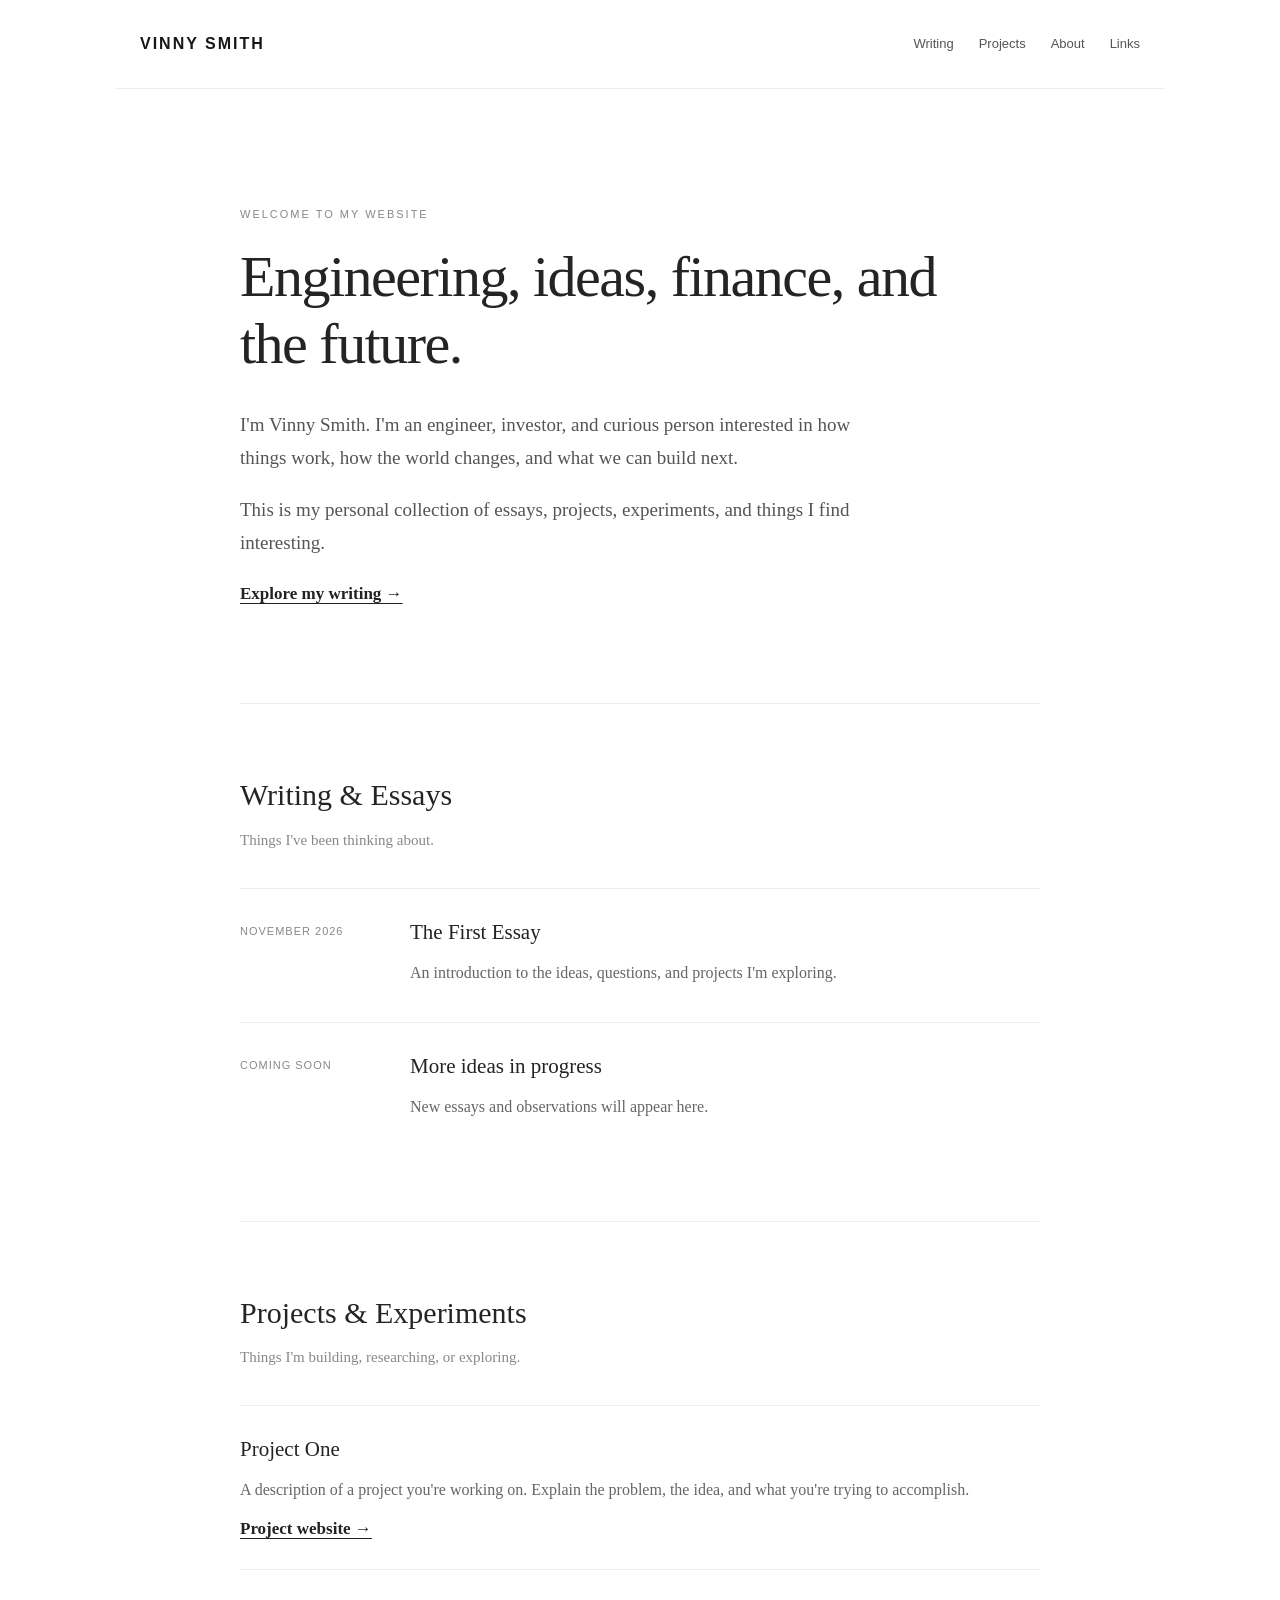
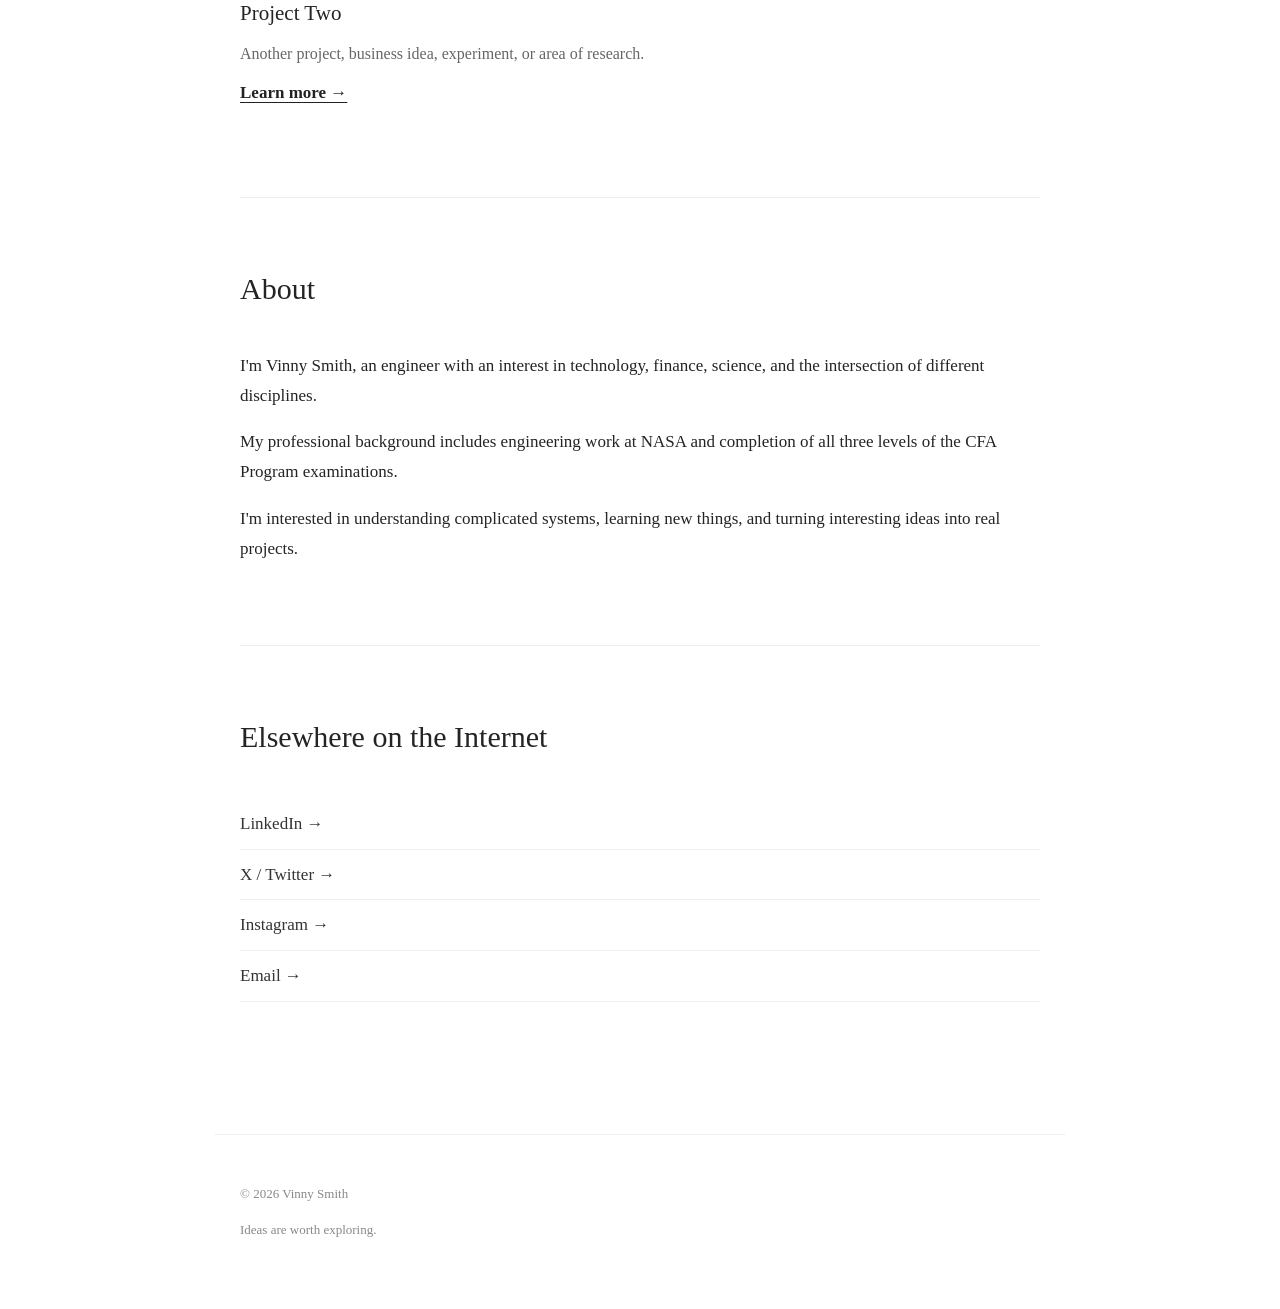
<file: index.html>
<!DOCTYPE html>
<html lang="en">
<head>
  <meta charset="UTF-8">
  <meta name="viewport" content="width=device-width, initial-scale=1.0">
  <meta name="description" content="Vinny Smith — engineering, ideas, finance, projects, and the future.">
  <title>Vinny Smith | Ideas & Projects</title>
  <link rel="stylesheet" href="style.css">
</head>

<body>

<header class="site-header">
  <a class="logo" href="index.html">VINNY SMITH</a>

  <nav>
    <a href="#writing">Writing</a>
    <a href="#projects">Projects</a>
    <a href="#about">About</a>
    <a href="#links">Links</a>
  </nav>
</header>

<main>

  <section class="intro">
    <p class="eyebrow">WELCOME TO MY WEBSITE</p>

    <h1>Engineering, ideas, finance, and the future.</h1>

    <p class="intro-text">
      I'm Vinny Smith. I'm an engineer, investor,
      and curious person interested in how things
      work, how the world changes, and what we
      can build next.
    </p>

    <p class="intro-text">
      This is my personal collection of essays,
      projects, experiments, and things I find
      interesting.
    </p>

    <a class="text-link" href="#writing">
      Explore my writing →
    </a>
  </section>

  <section id="writing" class="section">
    <div class="section-heading">
      <h2>Writing & Essays</h2>
      <p>Things I've been thinking about.</p>
    </div>

    <article class="article-row">
      <div class="article-date">NOVEMBER 2026</div>
      <div>
        <h3>
          <a href="essays/first-essay.html">
            The First Essay
          </a>
        </h3>
        <p>
          An introduction to the ideas, questions,
          and projects I'm exploring.
        </p>
      </div>
    </article>

    <article class="article-row">
      <div class="article-date">COMING SOON</div>
      <div>
        <h3>More ideas in progress</h3>
        <p>New essays and observations will appear here.</p>
      </div>
    </article>
  </section>

  <section id="projects" class="section">
    <div class="section-heading">
      <h2>Projects & Experiments</h2>
      <p>Things I'm building, researching, or exploring.</p>
    </div>

    <div class="project">
      <h3>Project One</h3>
      <p>
        A description of a project you're working on.
        Explain the problem, the idea, and what you're
        trying to accomplish.
      </p>
      <a href="#" class="text-link">Project website →</a>
    </div>

    <div class="project">
      <h3>Project Two</h3>
      <p>
        Another project, business idea, experiment,
        or area of research.
      </p>
      <a href="#" class="text-link">Learn more →</a>
    </div>
  </section>

  <section id="about" class="section">
    <div class="section-heading">
      <h2>About</h2>
    </div>

    <p>
      I'm Vinny Smith, an engineer with an interest
      in technology, finance, science, and the
      intersection of different disciplines.
    </p>

    <p>
      My professional background includes engineering
      work at NASA and completion of all three levels
      of the CFA Program examinations.
    </p>

    <p>
      I'm interested in understanding complicated
      systems, learning new things, and turning
      interesting ideas into real projects.
    </p>
  </section>

  <section id="links" class="section">
    <div class="section-heading">
      <h2>Elsewhere on the Internet</h2>
    </div>

    <ul class="link-list">
      <li><a href="https://www.linkedin.com/"
        target="_blank" rel="noopener noreferrer">LinkedIn →</a></li>

      <li><a href="https://x.com/"
        target="_blank" rel="noopener noreferrer">X / Twitter →</a></li>

      <li><a href="https://www.instagram.com/"
        target="_blank" rel="noopener noreferrer">Instagram →</a></li>

      <li><a href="mailto:YOUR_EMAIL@example.com">Email →</a></li>
    </ul>
  </section>

</main>

<footer>
  <p>© 2026 Vinny Smith</p>
  <p>Ideas are worth exploring.</p>
</footer>

</body>
</html>
</file>
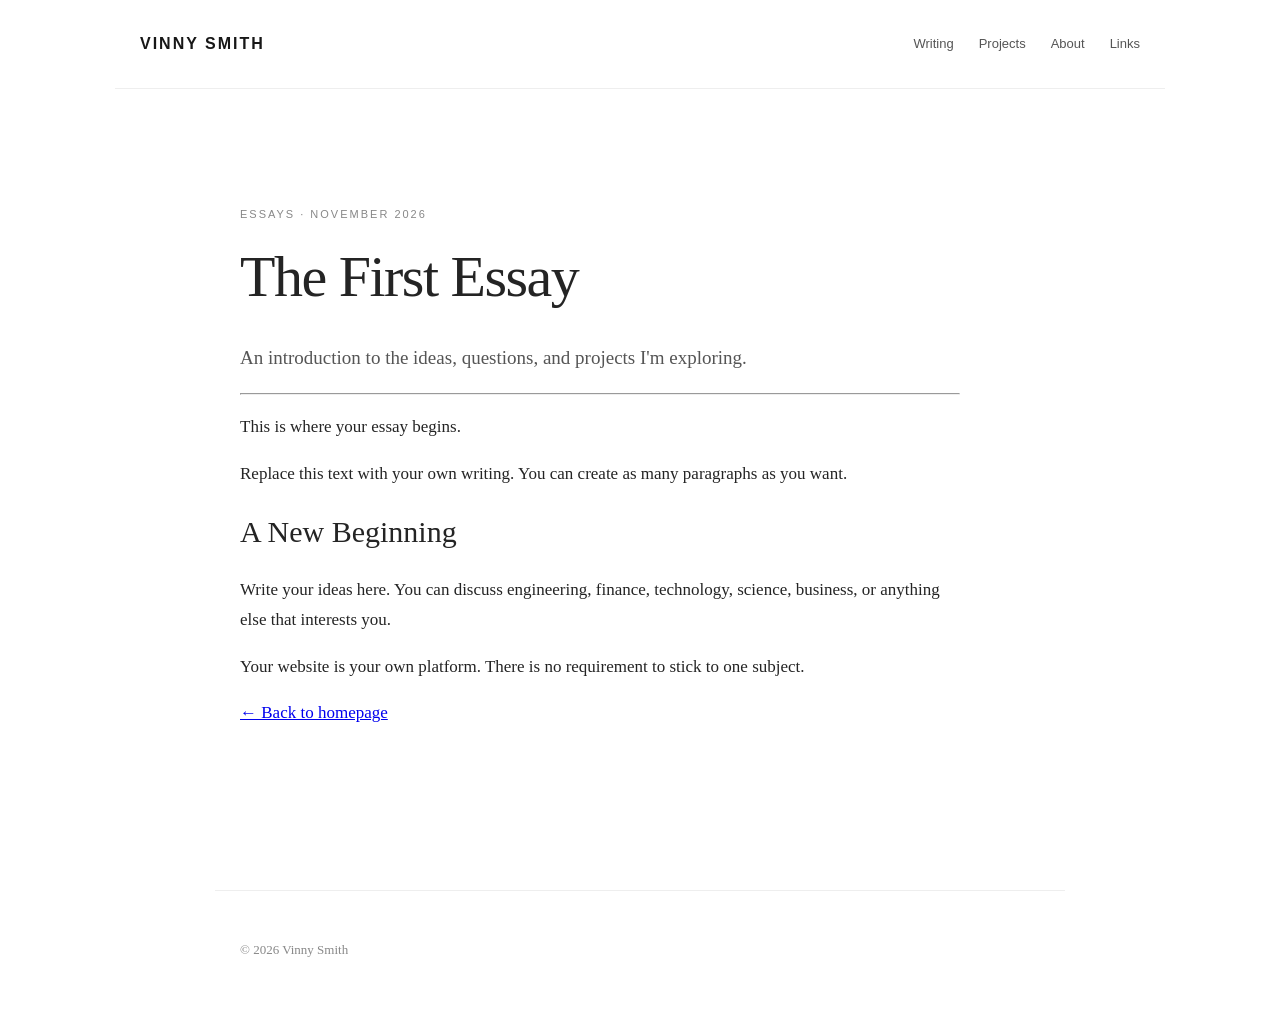
<file: essays/first-essay.html>
<!DOCTYPE html>
<html lang="en">
<head>
  <meta charset="UTF-8">
  <meta name="viewport" content="width=device-width, initial-scale=1.0">
  <title>The First Essay | Vinny Smith</title>
  <link rel="stylesheet" href="../style.css">
</head>

<body>

<header class="site-header">
  <a class="logo" href="../index.html">VINNY SMITH</a>

  <nav>
    <a href="../index.html#writing">Writing</a>
    <a href="../index.html#projects">Projects</a>
    <a href="../index.html#about">About</a>
    <a href="../index.html#links">Links</a>
  </nav>
</header>

<main>

  <article class="intro">

    <p class="eyebrow">ESSAYS · NOVEMBER 2026</p>

    <h1>The First Essay</h1>

    <p class="intro-text">
      An introduction to the ideas, questions,
      and projects I'm exploring.
    </p>

    <hr>

    <p>
      This is where your essay begins.
    </p>

    <p>
      Replace this text with your own writing.
      You can create as many paragraphs as you want.
    </p>

    <h2>A New Beginning</h2>

    <p>
      Write your ideas here. You can discuss
      engineering, finance, technology, science,
      business, or anything else that interests you.
    </p>

    <p>
      Your website is your own platform.
      There is no requirement to stick to one subject.
    </p>

    <p>
      <a href="../index.html">← Back to homepage</a>
    </p>

  </article>

</main>

<footer>
  <p>© 2026 Vinny Smith</p>
</footer>

</body>
</html>
</file>
<file: style.css>
/* GENERAL WEBSITE SETTINGS */

* {
  box-sizing: border-box;
}

html {
  scroll-behavior: smooth;
}

body {
  margin: 0;
  background: #ffffff;
  color: #242424;
  font-family: Georgia, "Times New Roman", serif;
  font-size: 17px;
  line-height: 1.75;
}

/* HEADER */

.site-header {
  max-width: 1050px;
  margin: auto;
  padding: 30px 25px;
  display: flex;
  justify-content: space-between;
  align-items: center;
  border-bottom: 1px solid #eeeeee;
}

.logo {
  color: #171717;
  text-decoration: none;
  font-family: Arial, sans-serif;
  font-size: 16px;
  font-weight: bold;
  letter-spacing: 2px;
}

nav {
  display: flex;
  gap: 25px;
}

nav a {
  text-decoration: none;
  color: #555555;
  font-family: Arial, sans-serif;
  font-size: 13px;
}

nav a:hover,
a:hover {
  color: #999999;
}

/* MAIN CONTENT */

main {
  max-width: 850px;
  margin: auto;
  padding: 0 25px;
}

.intro {
  padding: 105px 0 95px;
  max-width: 720px;
}

.eyebrow {
  font-family: Arial, sans-serif;
  font-size: 11px;
  letter-spacing: 2px;
  color: #888888;
}

h1 {
  font-size: clamp(38px, 6vw, 58px);
  line-height: 1.15;
  font-weight: normal;
  letter-spacing: -1.5px;
  margin: 20px 0 30px;
}

.intro-text {
  font-size: 19px;
  color: #555555;
  max-width: 650px;
}

.text-link {
  color: #222222;
  font-weight: bold;
  text-decoration: underline;
  text-underline-offset: 4px;
}

/* SECTIONS */

.section {
  padding: 65px 0;
  border-top: 1px solid #eeeeee;
  scroll-margin-top: 25px;
}

.section-heading {
  margin-bottom: 35px;
}

h2 {
  font-size: 30px;
  font-weight: normal;
  margin: 0 0 5px;
}

.section-heading p {
  color: #888888;
  font-size: 15px;
  margin-top: 5px;
}

/* ESSAYS */

.article-row {
  display: grid;
  grid-template-columns: 150px 1fr;
  gap: 20px;
  padding: 25px 0;
  border-top: 1px solid #eeeeee;
}

.article-date {
  color: #888888;
  font-family: Arial, sans-serif;
  font-size: 11px;
  letter-spacing: 1px;
  padding-top: 8px;
}

.article-row h3,
.project h3 {
  font-size: 21px;
  font-weight: normal;
  margin: 0 0 8px;
}

.article-row h3 a {
  color: #222222;
  text-decoration: none;
}

.article-row p,
.project p {
  color: #666666;
  margin: 0 0 10px;
  font-size: 16px;
}

/* PROJECTS */

.project {
  padding: 25px 0;
  border-top: 1px solid #eeeeee;
}

/* LINKS */

.link-list {
  list-style: none;
  padding: 0;
}

.link-list li {
  padding: 10px 0;
  border-bottom: 1px solid #eeeeee;
}

.link-list a {
  color: #333333;
  text-decoration: none;
}

/* FOOTER */

footer {
  max-width: 850px;
  margin: 50px auto 0;
  padding: 35px 25px 55px;
  border-top: 1px solid #eeeeee;
  color: #888888;
  font-size: 13px;
}

/* MOBILE PHONE DESIGN */

@media (max-width: 650px) {

  .site-header {
    flex-direction: column;
    gap: 18px;
    align-items: flex-start;
  }

  nav {
    flex-wrap: wrap;
    gap: 15px;
  }

  .intro {
    padding: 65px 0;
  }

  .article-row {
    grid-template-columns: 1fr;
    gap: 5px;
  }

  h1 {
    font-size: 40px;
  }

}
</file>
